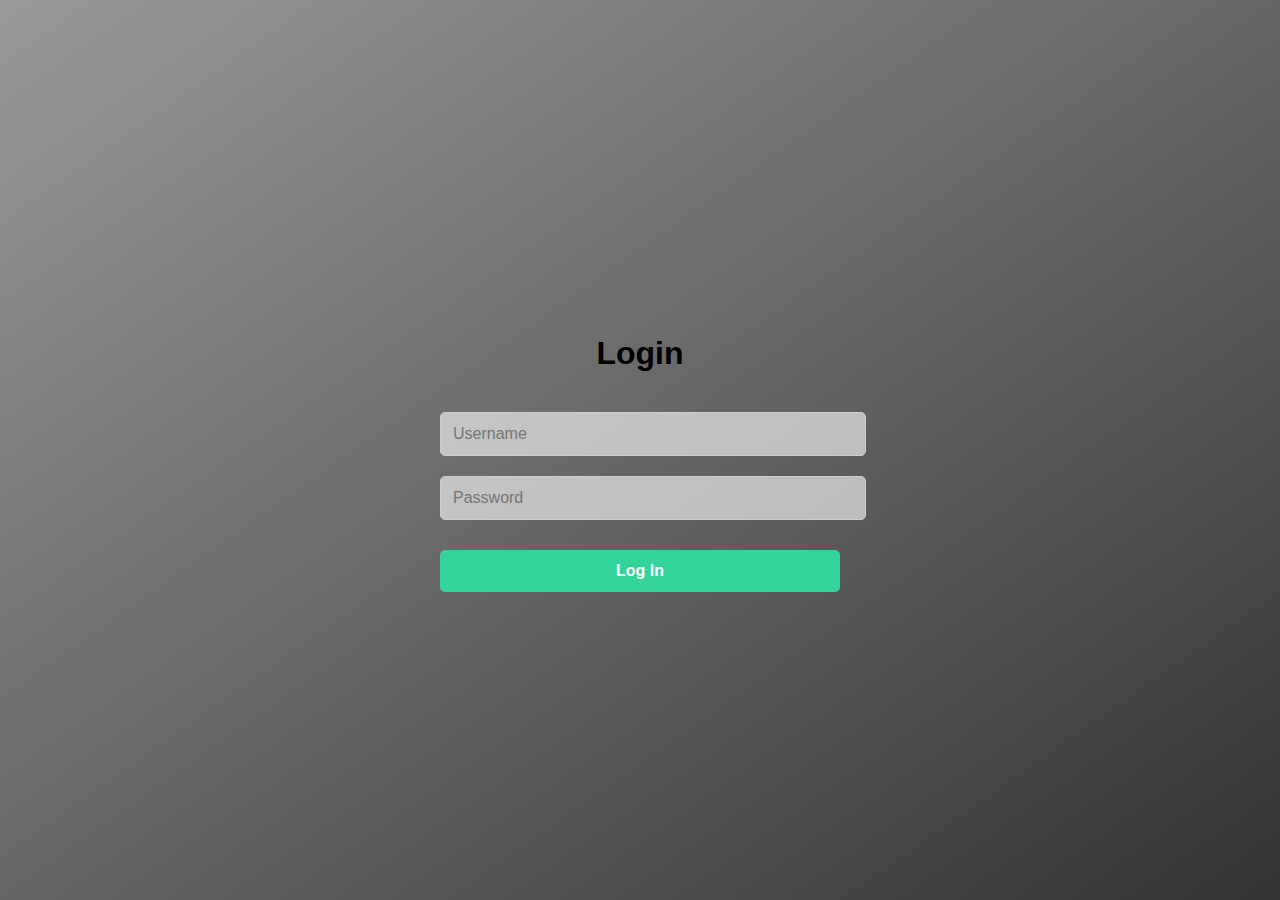
<file: templates/login.html>
<!DOCTYPE html>
<html lang="en">

<head>
    <meta charset="UTF-8">
    <meta http-equiv="X-UA-Compatible" content="IE=edge">
    <meta name="viewport" content="width=device-width, initial-scale=1.0">
    <title>CitizenAI - Login</title>
    <style>
        body {
            margin: 0;
            padding: 0;
            background: linear-gradient(to bottom right, #999, #333);
            font-family: Arial, sans-serif;
            display: flex;
            justify-content: center;
            align-items: center;
            height: 100vh;
        }

        .login-container {
            background: transparent;
            padding: 40px;
            border-radius: 10px;
            text-align: center;
            width: 100%;
            max-width: 400px;
        }

        .login-container h2 {
            color: #000;
            margin-bottom: 30px;
            font-size: 32px;
            font-weight: bold;
        }

        input[type="text"],
        input[type="password"] {
            width: 100%;
            padding: 12px;
            margin: 10px 0;
            border: 1px solid #ccc;
            border-radius: 5px;
            background-color: rgba(255, 255, 255, 0.6);
            font-size: 16px;
        }

        button {
            width: 100%;
            padding: 12px;
            background-color: #34d399;
            color: white;
            font-size: 16px;
            font-weight: bold;
            border: none;
            border-radius: 5px;
            cursor: pointer;
            margin-top: 20px;
        }

        button:hover {
            background-color: #10b981;
        }
    </style>
</head>

<body>
    <!-- Login Page -->
    <div class="login-container">
        <h2>Login</h2>
        <form action="{{ url_for('login') }}" method="POST">
            <!-- Use username to match Flask -->
            <input type="text" name="username" placeholder="Username" required>
            <input type="password" name="password" placeholder="Password" required>
            <button type="submit">Log In</button>
        </form>
    </div>
</body>

</html>
</file>
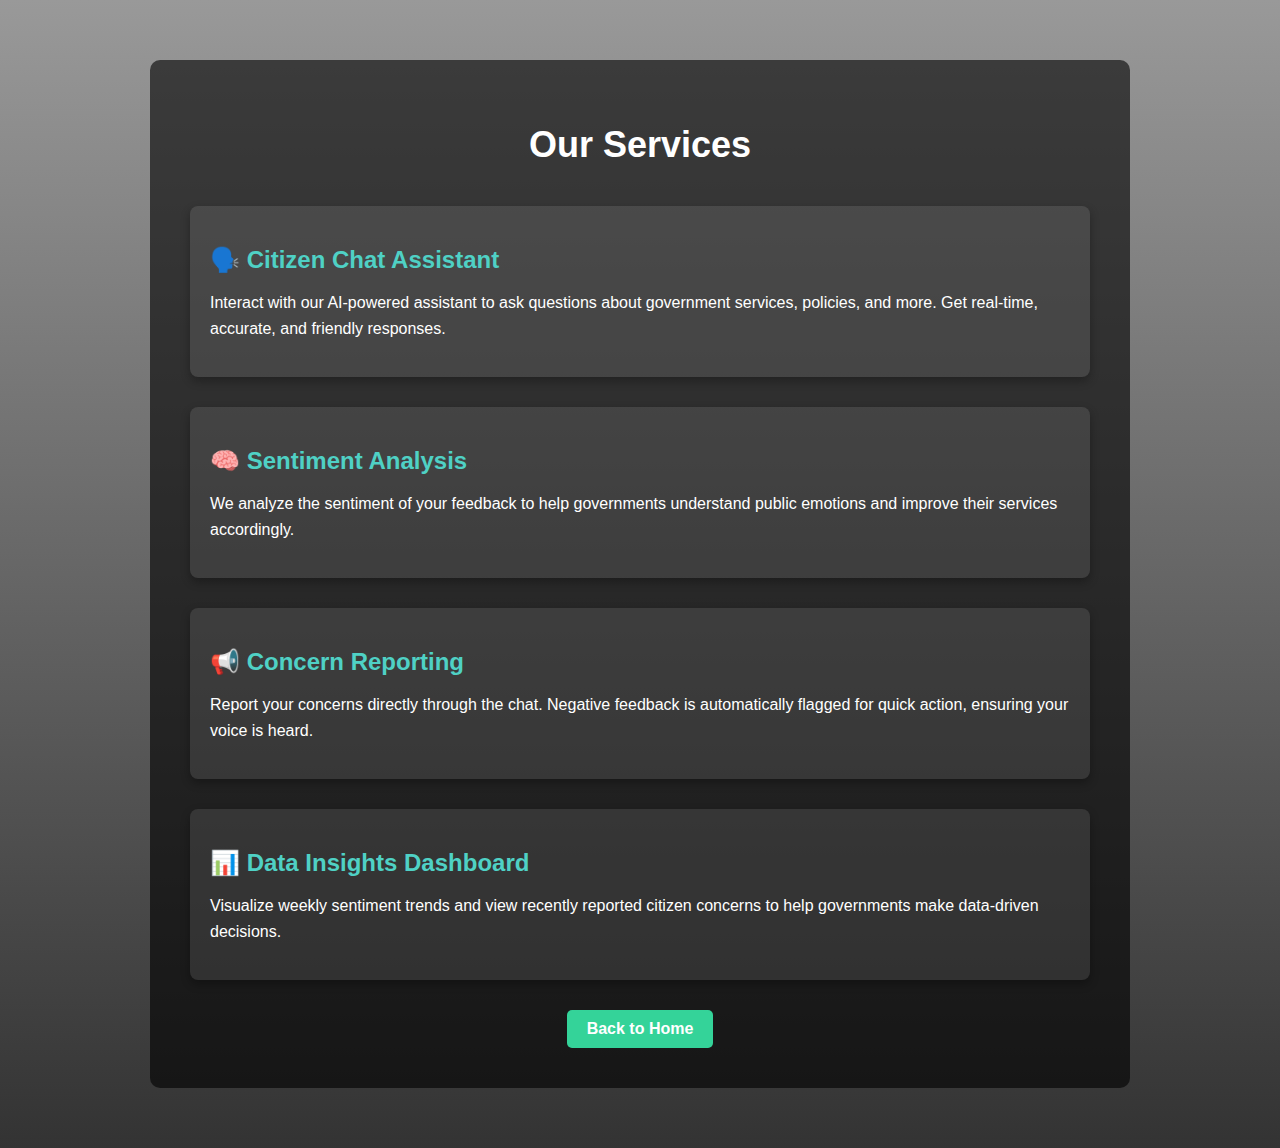
<file: templates/Services.Html>
<!DOCTYPE html>
<html lang="en">

<head>
    <meta charset="UTF-8">
    <meta http-equiv="X-UA-Compatible" content="IE=edge">
    <meta name="viewport" content="width=device-width, initial-scale=1.0">
    <title>CitizenAI - Services</title>
    <style>
        body {
            margin: 0;
            font-family: Arial, sans-serif;
            background: linear-gradient(to bottom, #999, #333);
            color: white;
        }

        .services-container {
            max-width: 900px;
            margin: 60px auto;
            padding: 40px;
            background-color: rgba(0, 0, 0, 0.6);
            border-radius: 10px;
        }

        h1 {
            text-align: center;
            font-size: 36px;
            margin-bottom: 40px;
        }

        .service-section {
            margin-bottom: 30px;
            padding: 20px;
            background-color: rgba(255, 255, 255, 0.1);
            border-radius: 8px;
            box-shadow: 0 4px 10px rgba(0, 0, 0, 0.3);
        }

        .service-section h2 {
            font-size: 24px;
            color: #4fd1c5;
            margin-bottom: 10px;
        }

        .service-section p {
            font-size: 16px;
            line-height: 1.6;
        }

        .btn {
            display: block;
            width: fit-content;
            margin: 30px auto 0;
            padding: 10px 20px;
            background-color: #34d399;
            color: white;
            text-decoration: none;
            border-radius: 5px;
            font-weight: bold;
        }

        .btn:hover {
            background-color: #10b981;
        }
    </style>
</head>

<body>
    <div class="services-container">
        <h1>Our Services</h1>

        <!-- Service 1 -->
        <section class="service-section">
            <h2>🗣️ Citizen Chat Assistant</h2>
            <p>Interact with our AI-powered assistant to ask questions about government services, policies, and more. Get real-time, accurate, and friendly responses.</p>
        </section>

        <!-- Service 2 -->
        <section class="service-section">
            <h2>🧠 Sentiment Analysis</h2>
            <p>We analyze the sentiment of your feedback to help governments understand public emotions and improve their services accordingly.</p>
        </section>

        <!-- Service 3 -->
        <section class="service-section">
            <h2>📢 Concern Reporting</h2>
            <p>Report your concerns directly through the chat. Negative feedback is automatically flagged for quick action, ensuring your voice is heard.</p>
        </section>

        <!-- Service 4 -->
        <section class="service-section">
            <h2>📊 Data Insights Dashboard</h2>
            <p>Visualize weekly sentiment trends and view recently reported citizen concerns to help governments make data-driven decisions.</p>
        </section>

        <a href="{{ url_for('home') }}" class="btn">Back to Home</a>
    </div>
</body>

</html>
</file>
